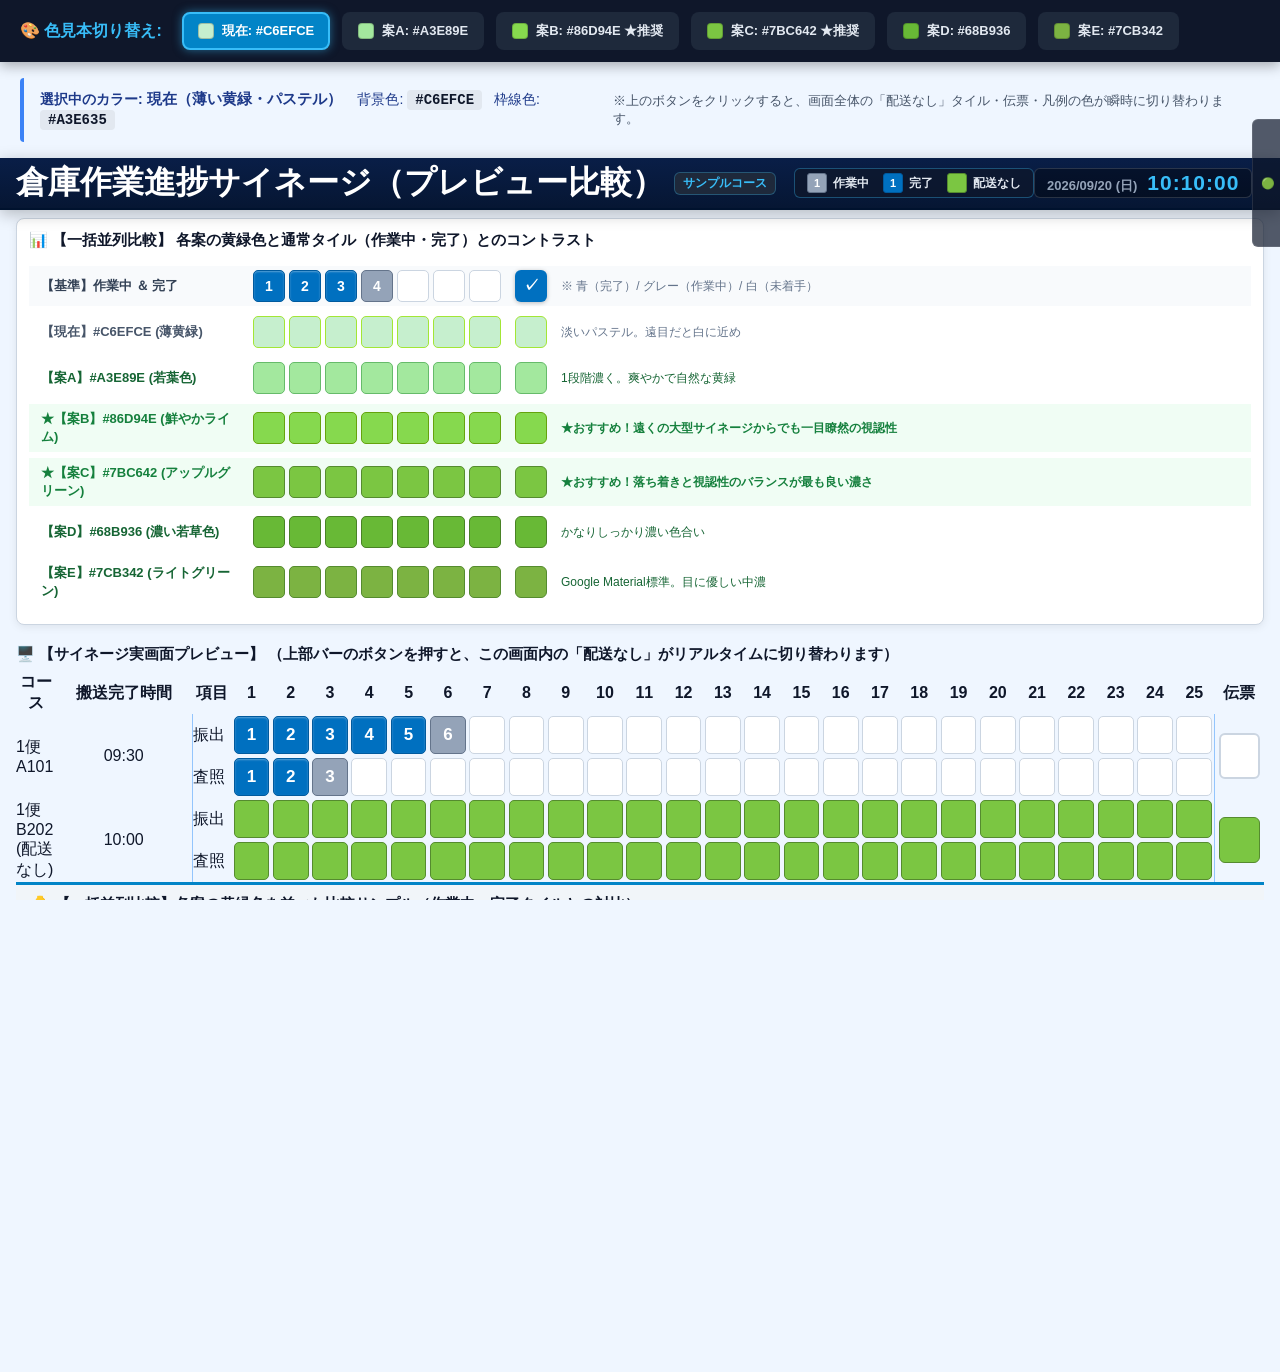
<file: preview_colors.html>
<!DOCTYPE html>
<html lang="ja">
<head>
  <meta charset="UTF-8">
  <meta name="viewport" content="width=device-width, initial-scale=1.0">
  <title>配送なし（緑色）色見本プレビュー比較</title>
  <link rel="stylesheet" href="style.css">
  <style>
    /* プレビュー画面専用コントロールバー */
    .color-switcher-bar {
      position: sticky;
      top: 0;
      z-index: 9999;
      background: #0f172a;
      color: #f8fafc;
      padding: 12px 20px;
      box-shadow: 0 4px 12px rgba(0,0,0,0.3);
      display: flex;
      flex-wrap: wrap;
      align-items: center;
      gap: 12px;
    }
    .color-switcher-title {
      font-size: 16px;
      font-weight: bold;
      color: #38bdf8;
      margin-right: 8px;
    }
    .color-btn {
      display: inline-flex;
      align-items: center;
      gap: 8px;
      padding: 8px 14px;
      border-radius: 8px;
      border: 2px solid transparent;
      background: #1e293b;
      color: #e2e8f0;
      font-size: 13px;
      font-weight: 600;
      cursor: pointer;
      transition: all 0.15s ease;
    }
    .color-btn:hover {
      background: #334155;
      transform: translateY(-1px);
    }
    .color-btn.active {
      border-color: #38bdf8;
      background: #0284c7;
      color: #ffffff;
      box-shadow: 0 0 10px rgba(56,189,248,0.5);
    }
    .color-dot {
      width: 16px;
      height: 16px;
      border-radius: 4px;
      display: inline-block;
      border: 1px solid rgba(0,0,0,0.2);
    }
    .view-mode-btn {
      margin-left: auto;
      padding: 8px 16px;
      background: #3b82f6;
      color: white;
      border: none;
      border-radius: 6px;
      font-size: 13px;
      font-weight: bold;
      cursor: pointer;
    }
    .info-card {
      margin: 16px 20px;
      padding: 12px 16px;
      background: #eff6ff;
      border-left: 4px solid #3b82f6;
      border-radius: 4px;
      color: #1e3a8a;
      font-size: 14px;
      display: flex;
      align-items: center;
      justify-content: space-between;
    }
    .color-desc {
      font-size: 13px;
      color: #475569;
    }
    .color-code-badge {
      display: inline-block;
      padding: 2px 8px;
      border-radius: 4px;
      font-family: monospace;
      font-weight: bold;
      background: #e2e8f0;
      color: #0f172a;
    }
  </style>
</head>
<body>

  <!-- カラー切り替えバー -->
  <div class="color-switcher-bar">
    <span class="color-switcher-title">🎨 色見本切り替え:</span>
    <button class="color-btn active" onclick="applyColor('current', '#C6EFCE', '#A3E635', '現在（薄い黄緑・パステル）')">
      <span class="color-dot" style="background: #C6EFCE;"></span>
      現在: #C6EFCE
    </button>
    <button class="color-btn" onclick="applyColor('planA', '#A3E89E', '#66BB6A', '案A: 若葉色（1段階濃く・自然）')">
      <span class="color-dot" style="background: #A3E89E;"></span>
      案A: #A3E89E
    </button>
    <button class="color-btn" onclick="applyColor('planB', '#86D94E', '#65A30D', '案B: 鮮やかライム（推奨・遠くから高視認性）')">
      <span class="color-dot" style="background: #86D94E;"></span>
      案B: #86D94E ★推奨
    </button>
    <button class="color-btn" onclick="applyColor('planC', '#7BC642', '#558B2F', '案C: アップルグリーン（推奨・適度な濃さ）')">
      <span class="color-dot" style="background: #7BC642;"></span>
      案C: #7BC642 ★推奨
    </button>
    <button class="color-btn" onclick="applyColor('planD', '#68B936', '#498226', '案D: 濃い若草色（しっかり濃いめ）')">
      <span class="color-dot" style="background: #68B936;"></span>
      案D: #68B936
    </button>
    <button class="color-btn" onclick="applyColor('planE', '#7CB342', '#558B2F', '案E: マテリアルライトグリーン（落ち着いた中濃）')">
      <span class="color-dot" style="background: #7CB342;"></span>
      案E: #7CB342
    </button>
  </div>

  <!-- 現在選択中の説明 -->
  <div class="info-card">
    <div>
      <strong>選択中のカラー: </strong>
      <span id="current-color-name" style="font-weight: bold; font-size: 15px;">現在（薄い黄緑・パステル）</span>
      <span style="margin-left: 12px;">背景色: <span class="color-code-badge" id="badge-bg">#C6EFCE</span></span>
      <span style="margin-left: 8px;">枠線色: <span class="color-code-badge" id="badge-border">#A3E635</span></span>
    </div>
    <div class="color-desc" id="current-color-desc">
      ※上のボタンをクリックすると、画面全体の「配送なし」タイル・伝票・凡例の色が瞬時に切り替わります。
    </div>
  </div>

  <!-- サイネージ画面のヘッダー -->
  <header class="signage-header" style="margin-bottom: 8px;">
    <div class="header-left">
      <div class="header-title-container">
        <h1 class="header-title">倉庫作業進捗サイネージ（プレビュー比較）</h1>
      </div>
      <span class="course-count-badge">サンプルコース</span>
      <div class="legend-container">
        <div class="legend-item">
          <div class="legend-tile legend-tile-grey">1</div>
          <span>作業中</span>
        </div>
        <div class="legend-item">
          <div class="legend-tile legend-tile-blue">1</div>
          <span>完了</span>
        </div>
        <div class="legend-item">
          <div class="legend-tile legend-tile-green" id="preview-legend-green"></div>
          <span>配送なし</span>
        </div>
      </div>
    </div>
    <div class="header-center">
      <div class="clock-display">
        <span class="clock-date">2026/09/20 (日)</span>
        <span class="clock-time">10:10:00</span>
      </div>
    </div>
    <div class="header-right">
      <div class="status-pill">
        <span class="status-icon">🟢</span>
        <span class="status-text">プレビューモード</span>
      </div>
    </div>
  </header>

  <!-- テーブルプレビュー表示 -->
  <main class="table-wrapper" style="overflow: visible; padding: 0 16px 40px 16px;">
    
    <!-- 一括比較カードテーブル -->
    <div style="background: white; border-radius: 8px; padding: 12px; margin-bottom: 20px; box-shadow: 0 2px 8px rgba(0,0,0,0.08); border: 1px solid #cbd5e1;">
      <div style="font-weight: bold; color: #0f172a; font-size: 15px; margin-bottom: 10px; display: flex; align-items: center; gap: 8px;">
        <span>📊 <strong>【一括並列比較】</strong> 各案の黄緑色と通常タイル（作業中・完了）とのコントラスト</span>
      </div>
      <table style="width: 100%; border-collapse: separate; border-spacing: 0 6px;">
        <!-- 通常の作業中・完了比較行 -->
        <tr style="background: #f8fafc;">
          <td style="width: 220px; padding: 6px 12px; font-weight: bold; font-size: 13px; color: #334155;">【基準】作業中 ＆ 完了</td>
          <td style="padding: 4px;">
            <div style="display: flex; gap: 4px; align-items: center;">
              <div class="progress-tile tile-blue-done" style="width: 32px; height: 32px; font-size: 14px;">1</div>
              <div class="progress-tile tile-blue-done" style="width: 32px; height: 32px; font-size: 14px;">2</div>
              <div class="progress-tile tile-blue-done" style="width: 32px; height: 32px; font-size: 14px;">3</div>
              <div class="progress-tile tile-grey-active" style="width: 32px; height: 32px; font-size: 14px;">4</div>
              <div class="progress-tile tile-unstarted" style="width: 32px; height: 32px;"></div>
              <div class="progress-tile tile-unstarted" style="width: 32px; height: 32px;"></div>
              <div class="progress-tile tile-unstarted" style="width: 32px; height: 32px;"></div>
              <div class="slip-checkbox slip-done-blue" style="width: 32px; height: 32px; font-size: 16px; margin-left: 10px;">✓</div>
              <span style="font-size: 12px; color: #64748b; margin-left: 10px;">※ 青（完了）/ グレー（作業中）/ 白（未着手）</span>
            </div>
          </td>
        </tr>
        <!-- 現在 -->
        <tr style="background: #ffffff; border: 1px solid #e2e8f0;">
          <td style="width: 220px; padding: 6px 12px; font-weight: bold; font-size: 13px; color: #475569;">
            【現在】#C6EFCE (薄黄緑)
          </td>
          <td style="padding: 4px;">
            <div style="display: flex; gap: 4px; align-items: center;">
              <div class="progress-tile" style="width: 32px; height: 32px; background: #C6EFCE; border: 1px solid #A3E635;"></div>
              <div class="progress-tile" style="width: 32px; height: 32px; background: #C6EFCE; border: 1px solid #A3E635;"></div>
              <div class="progress-tile" style="width: 32px; height: 32px; background: #C6EFCE; border: 1px solid #A3E635;"></div>
              <div class="progress-tile" style="width: 32px; height: 32px; background: #C6EFCE; border: 1px solid #A3E635;"></div>
              <div class="progress-tile" style="width: 32px; height: 32px; background: #C6EFCE; border: 1px solid #A3E635;"></div>
              <div class="progress-tile" style="width: 32px; height: 32px; background: #C6EFCE; border: 1px solid #A3E635;"></div>
              <div class="progress-tile" style="width: 32px; height: 32px; background: #C6EFCE; border: 1px solid #A3E635;"></div>
              <div class="slip-checkbox" style="width: 32px; height: 32px; background: #C6EFCE; border: 1.5px solid #A3E635; margin-left: 10px;"></div>
              <span style="font-size: 12px; color: #64748b; margin-left: 10px;">淡いパステル。遠目だと白に近め</span>
            </div>
          </td>
        </tr>
        <!-- 案A -->
        <tr style="background: #ffffff;">
          <td style="width: 220px; padding: 6px 12px; font-weight: bold; font-size: 13px; color: #166534;">
            【案A】#A3E89E (若葉色)
          </td>
          <td style="padding: 4px;">
            <div style="display: flex; gap: 4px; align-items: center;">
              <div class="progress-tile" style="width: 32px; height: 32px; background: #A3E89E; border: 1px solid #66BB6A;"></div>
              <div class="progress-tile" style="width: 32px; height: 32px; background: #A3E89E; border: 1px solid #66BB6A;"></div>
              <div class="progress-tile" style="width: 32px; height: 32px; background: #A3E89E; border: 1px solid #66BB6A;"></div>
              <div class="progress-tile" style="width: 32px; height: 32px; background: #A3E89E; border: 1px solid #66BB6A;"></div>
              <div class="progress-tile" style="width: 32px; height: 32px; background: #A3E89E; border: 1px solid #66BB6A;"></div>
              <div class="progress-tile" style="width: 32px; height: 32px; background: #A3E89E; border: 1px solid #66BB6A;"></div>
              <div class="progress-tile" style="width: 32px; height: 32px; background: #A3E89E; border: 1px solid #66BB6A;"></div>
              <div class="slip-checkbox" style="width: 32px; height: 32px; background: #A3E89E; border: 1.5px solid #66BB6A; margin-left: 10px;"></div>
              <span style="font-size: 12px; color: #166534; margin-left: 10px;">1段階濃く。爽やかで自然な黄緑</span>
            </div>
          </td>
        </tr>
        <!-- 案B (推奨) -->
        <tr style="background: #f0fdf4; border-left: 4px solid #86D94E;">
          <td style="width: 220px; padding: 6px 12px; font-weight: bold; font-size: 13px; color: #15803d;">
            ★【案B】#86D94E (鮮やかライム)
          </td>
          <td style="padding: 4px;">
            <div style="display: flex; gap: 4px; align-items: center;">
              <div class="progress-tile" style="width: 32px; height: 32px; background: #86D94E; border: 1px solid #65A30D;"></div>
              <div class="progress-tile" style="width: 32px; height: 32px; background: #86D94E; border: 1px solid #65A30D;"></div>
              <div class="progress-tile" style="width: 32px; height: 32px; background: #86D94E; border: 1px solid #65A30D;"></div>
              <div class="progress-tile" style="width: 32px; height: 32px; background: #86D94E; border: 1px solid #65A30D;"></div>
              <div class="progress-tile" style="width: 32px; height: 32px; background: #86D94E; border: 1px solid #65A30D;"></div>
              <div class="progress-tile" style="width: 32px; height: 32px; background: #86D94E; border: 1px solid #65A30D;"></div>
              <div class="progress-tile" style="width: 32px; height: 32px; background: #86D94E; border: 1px solid #65A30D;"></div>
              <div class="slip-checkbox" style="width: 32px; height: 32px; background: #86D94E; border: 1.5px solid #65A30D; margin-left: 10px;"></div>
              <span style="font-size: 12px; font-weight: bold; color: #15803d; margin-left: 10px;">★おすすめ！遠くの大型サイネージからでも一目瞭然の視認性</span>
            </div>
          </td>
        </tr>
        <!-- 案C (推奨) -->
        <tr style="background: #f0fdf4; border-left: 4px solid #7BC642;">
          <td style="width: 220px; padding: 6px 12px; font-weight: bold; font-size: 13px; color: #15803d;">
            ★【案C】#7BC642 (アップルグリーン)
          </td>
          <td style="padding: 4px;">
            <div style="display: flex; gap: 4px; align-items: center;">
              <div class="progress-tile" style="width: 32px; height: 32px; background: #7BC642; border: 1px solid #558B2F;"></div>
              <div class="progress-tile" style="width: 32px; height: 32px; background: #7BC642; border: 1px solid #558B2F;"></div>
              <div class="progress-tile" style="width: 32px; height: 32px; background: #7BC642; border: 1px solid #558B2F;"></div>
              <div class="progress-tile" style="width: 32px; height: 32px; background: #7BC642; border: 1px solid #558B2F;"></div>
              <div class="progress-tile" style="width: 32px; height: 32px; background: #7BC642; border: 1px solid #558B2F;"></div>
              <div class="progress-tile" style="width: 32px; height: 32px; background: #7BC642; border: 1px solid #558B2F;"></div>
              <div class="progress-tile" style="width: 32px; height: 32px; background: #7BC642; border: 1px solid #558B2F;"></div>
              <div class="slip-checkbox" style="width: 32px; height: 32px; background: #7BC642; border: 1.5px solid #558B2F; margin-left: 10px;"></div>
              <span style="font-size: 12px; font-weight: bold; color: #15803d; margin-left: 10px;">★おすすめ！落ち着きと視認性のバランスが最も良い濃さ</span>
            </div>
          </td>
        </tr>
        <!-- 案D -->
        <tr style="background: #ffffff;">
          <td style="width: 220px; padding: 6px 12px; font-weight: bold; font-size: 13px; color: #166534;">
            【案D】#68B936 (濃い若草色)
          </td>
          <td style="padding: 4px;">
            <div style="display: flex; gap: 4px; align-items: center;">
              <div class="progress-tile" style="width: 32px; height: 32px; background: #68B936; border: 1px solid #498226;"></div>
              <div class="progress-tile" style="width: 32px; height: 32px; background: #68B936; border: 1px solid #498226;"></div>
              <div class="progress-tile" style="width: 32px; height: 32px; background: #68B936; border: 1px solid #498226;"></div>
              <div class="progress-tile" style="width: 32px; height: 32px; background: #68B936; border: 1px solid #498226;"></div>
              <div class="progress-tile" style="width: 32px; height: 32px; background: #68B936; border: 1px solid #498226;"></div>
              <div class="progress-tile" style="width: 32px; height: 32px; background: #68B936; border: 1px solid #498226;"></div>
              <div class="progress-tile" style="width: 32px; height: 32px; background: #68B936; border: 1px solid #498226;"></div>
              <div class="slip-checkbox" style="width: 32px; height: 32px; background: #68B936; border: 1.5px solid #498226; margin-left: 10px;"></div>
              <span style="font-size: 12px; color: #166534; margin-left: 10px;">かなりしっかり濃い色合い</span>
            </div>
          </td>
        </tr>
        <!-- 案E -->
        <tr style="background: #ffffff;">
          <td style="width: 220px; padding: 6px 12px; font-weight: bold; font-size: 13px; color: #166534;">
            【案E】#7CB342 (ライトグリーン)
          </td>
          <td style="padding: 4px;">
            <div style="display: flex; gap: 4px; align-items: center;">
              <div class="progress-tile" style="width: 32px; height: 32px; background: #7CB342; border: 1px solid #558B2F;"></div>
              <div class="progress-tile" style="width: 32px; height: 32px; background: #7CB342; border: 1px solid #558B2F;"></div>
              <div class="progress-tile" style="width: 32px; height: 32px; background: #7CB342; border: 1px solid #558B2F;"></div>
              <div class="progress-tile" style="width: 32px; height: 32px; background: #7CB342; border: 1px solid #558B2F;"></div>
              <div class="progress-tile" style="width: 32px; height: 32px; background: #7CB342; border: 1px solid #558B2F;"></div>
              <div class="progress-tile" style="width: 32px; height: 32px; background: #7CB342; border: 1px solid #558B2F;"></div>
              <div class="progress-tile" style="width: 32px; height: 32px; background: #7CB342; border: 1px solid #558B2F;"></div>
              <div class="slip-checkbox" style="width: 32px; height: 32px; background: #7CB342; border: 1.5px solid #558B2F; margin-left: 10px;"></div>
              <span style="font-size: 12px; color: #166534; margin-left: 10px;">Google Material標準。目に優しい中濃</span>
            </div>
          </td>
        </tr>
      </table>
    </div>

    <div style="font-weight: bold; color: #0f172a; font-size: 15px; margin-bottom: 8px;">
      🖥️ <strong>【サイネージ実画面プレビュー】</strong> （上部バーのボタンを押すと、この画面内の「配送なし」がリアルタイムに切り替わります）
    </div>
    <table class="signage-table">
      <thead>
        <tr>
          <th class="col-course">コース</th>
          <th class="col-time">搬送完了時間</th>
          <th class="col-item">項目</th>
          <!-- 1〜25タクトヘッダー -->
          <th class="col-tact">1</th>
          <th class="col-tact">2</th>
          <th class="col-tact">3</th>
          <th class="col-tact">4</th>
          <th class="col-tact">5</th>
          <th class="col-tact">6</th>
          <th class="col-tact">7</th>
          <th class="col-tact">8</th>
          <th class="col-tact">9</th>
          <th class="col-tact">10</th>
          <th class="col-tact">11</th>
          <th class="col-tact">12</th>
          <th class="col-tact">13</th>
          <th class="col-tact">14</th>
          <th class="col-tact">15</th>
          <th class="col-tact">16</th>
          <th class="col-tact">17</th>
          <th class="col-tact">18</th>
          <th class="col-tact">19</th>
          <th class="col-tact">20</th>
          <th class="col-tact">21</th>
          <th class="col-tact">22</th>
          <th class="col-tact">23</th>
          <th class="col-tact">24</th>
          <th class="col-tact">25</th>
          <th class="col-slip">伝票</th>
        </tr>
      </thead>
      <tbody>

        <!-- コース1: 通常稼働コース（作業中・完了が混在） -->
        <tr class="row-group-start">
          <td rowspan="2" class="cell-course">
            <div class="course-cell-container">
              <span class="course-name-badge">1便 A101</span>
            </div>
          </td>
          <td rowspan="2" class="cell-time">
            <div class="time-cell-container">
              <span class="time-main">09:30</span>
            </div>
          </td>
          <td class="cell-item item-furidashi">振出</td>
          <!-- 1〜5完了(青), 6作業中(グレー), 7〜25未着手(白) -->
          <td><div class="cell-tile-container"><div class="progress-tile tile-blue-done">1</div></div></td>
          <td><div class="cell-tile-container"><div class="progress-tile tile-blue-done">2</div></div></td>
          <td><div class="cell-tile-container"><div class="progress-tile tile-blue-done">3</div></div></td>
          <td><div class="cell-tile-container"><div class="progress-tile tile-blue-done">4</div></div></td>
          <td><div class="cell-tile-container"><div class="progress-tile tile-blue-done">5</div></div></td>
          <td><div class="cell-tile-container"><div class="progress-tile tile-grey-active">6</div></div></td>
          <!-- 7〜25 未着手 -->
          <script>
            for(let i=7; i<=25; i++) {
              document.write('<td><div class="cell-tile-container"><div class="progress-tile tile-unstarted"></div></div></td>');
            }
          </script>
          <td rowspan="2" class="cell-slip">
            <div class="slip-cell-container">
              <div class="slip-checkbox slip-pending-empty"></div>
            </div>
          </td>
        </tr>
        <tr>
          <td class="cell-item item-sagyo">査照</td>
          <td><div class="cell-tile-container"><div class="progress-tile tile-blue-done">1</div></div></td>
          <td><div class="cell-tile-container"><div class="progress-tile tile-blue-done">2</div></div></td>
          <td><div class="cell-tile-container"><div class="progress-tile tile-grey-active">3</div></div></td>
          <script>
            for(let i=4; i<=25; i++) {
              document.write('<td><div class="cell-tile-container"><div class="progress-tile tile-unstarted"></div></div></td>');
            }
          </script>
        </tr>

        <!-- コース2: ★【配送なし（欠便）コース】（全タクト・伝票が緑色） -->
        <tr class="row-group-start">
          <td rowspan="2" class="cell-course">
            <div class="course-cell-container">
              <span class="course-name-badge">1便 B202 (配送なし)</span>
            </div>
          </td>
          <td rowspan="2" class="cell-time">
            <div class="time-cell-container">
              <span class="time-main">10:00</span>
            </div>
          </td>
          <td class="cell-item item-furidashi">振出</td>
          <!-- 1〜25 すべて配送なし緑色 -->
          <script>
            for(let i=1; i<=25; i++) {
              document.write('<td><div class="cell-tile-container"><div class="progress-tile tile-green-nodelivery preview-target-tile"></div></div></td>');
            }
          </script>
          <td rowspan="2" class="cell-slip">
            <div class="slip-cell-container">
              <div class="slip-checkbox slip-nodelivery-green preview-target-slip"></div>
            </div>
          </td>
        </tr>
        <tr>
          <td class="cell-item item-sagyo">査照</td>
          <script>
            for(let i=1; i<=25; i++) {
              document.write('<td><div class="cell-tile-container"><div class="progress-tile tile-green-nodelivery preview-target-tile"></div></div></td>');
            }
          </script>
        </tr>

        <!-- 各案の一覧並列比較行 -->
        <tr style="background: #f1f5f9; border-top: 3px solid #0284c7;">
          <td colspan="29" style="padding: 10px 16px; font-weight: bold; color: #0f172a; font-size: 15px;">
            👇 【一括並列比較】各案の黄緑色を並べた比較サンプル（作業中・完了タイルとの対比）
          </td>
        </tr>

        <!-- 現在色 -->
        <tr>
          <td colspan="3" style="padding: 8px 12px; font-weight: bold; font-size: 13px; color: #334155; background: #fff;">
            【現在】#C6EFCE (薄い黄緑)
          </td>
          <script>
            for(let i=1; i<=25; i++) {
              document.write('<td><div class="cell-tile-container"><div class="progress-tile" style="background-color: #C6EFCE; border: 1px solid #A3E635;"></div></div></td>');
            }
          </script>
          <td class="cell-slip">
            <div class="slip-cell-container">
              <div class="slip-checkbox" style="background-color: #C6EFCE; border: 1.5px solid #A3E635;"></div>
            </div>
          </td>
        </tr>

        <!-- 案A -->
        <tr>
          <td colspan="3" style="padding: 8px 12px; font-weight: bold; font-size: 13px; color: #334155; background: #fff;">
            【案A】#A3E89E (若葉色・1段階増)
          </td>
          <script>
            for(let i=1; i<=25; i++) {
              document.write('<td><div class="cell-tile-container"><div class="progress-tile" style="background-color: #A3E89E; border: 1px solid #66BB6A;"></div></div></td>');
            }
          </script>
          <td class="cell-slip">
            <div class="slip-cell-container">
              <div class="slip-checkbox" style="background-color: #A3E89E; border: 1.5px solid #66BB6A;"></div>
            </div>
          </td>
        </tr>

        <!-- 案B (推奨) -->
        <tr style="background: #f0fdf4;">
          <td colspan="3" style="padding: 8px 12px; font-weight: bold; font-size: 13px; color: #166534;">
            ★【案B】#86D94E (鮮やかライム・推奨)
          </td>
          <script>
            for(let i=1; i<=25; i++) {
              document.write('<td><div class="cell-tile-container"><div class="progress-tile" style="background-color: #86D94E; border: 1px solid #65A30D;"></div></div></td>');
            }
          </script>
          <td class="cell-slip">
            <div class="slip-cell-container">
              <div class="slip-checkbox" style="background-color: #86D94E; border: 1.5px solid #65A30D;"></div>
            </div>
          </td>
        </tr>

        <!-- 案C (推奨) -->
        <tr style="background: #f0fdf4;">
          <td colspan="3" style="padding: 8px 12px; font-weight: bold; font-size: 13px; color: #166534;">
            ★【案C】#7BC642 (アップルグリーン・推奨)
          </td>
          <script>
            for(let i=1; i<=25; i++) {
              document.write('<td><div class="cell-tile-container"><div class="progress-tile" style="background-color: #7BC642; border: 1px solid #558B2F;"></div></div></td>');
            }
          </script>
          <td class="cell-slip">
            <div class="slip-cell-container">
              <div class="slip-checkbox" style="background-color: #7BC642; border: 1.5px solid #558B2F;"></div>
            </div>
          </td>
        </tr>

        <!-- 案D -->
        <tr>
          <td colspan="3" style="padding: 8px 12px; font-weight: bold; font-size: 13px; color: #334155; background: #fff;">
            【案D】#68B936 (濃い若草色・しっかり濃いめ)
          </td>
          <script>
            for(let i=1; i<=25; i++) {
              document.write('<td><div class="cell-tile-container"><div class="progress-tile" style="background-color: #68B936; border: 1px solid #498226;"></div></div></td>');
            }
          </script>
          <td class="cell-slip">
            <div class="slip-cell-container">
              <div class="slip-checkbox" style="background-color: #68B936; border: 1.5px solid #498226;"></div>
            </div>
          </td>
        </tr>

        <!-- 案E -->
        <tr>
          <td colspan="3" style="padding: 8px 12px; font-weight: bold; font-size: 13px; color: #334155; background: #fff;">
            【案E】#7CB342 (マテリアルライトグリーン)
          </td>
          <script>
            for(let i=1; i<=25; i++) {
              document.write('<td><div class="cell-tile-container"><div class="progress-tile" style="background-color: #7CB342; border: 1px solid #558B2F;"></div></div></td>');
            }
          </script>
          <td class="cell-slip">
            <div class="slip-cell-container">
              <div class="slip-checkbox" style="background-color: #7CB342; border: 1.5px solid #558B2F;"></div>
            </div>
          </td>
        </tr>

        <!-- コース3: 完了済みコース（行全体がグレー背景＋全青タイル） -->
        <tr class="row-group-start group-completed-cell">
          <td rowspan="2" class="cell-course group-completed-cell">
            <div class="course-cell-container">
              <span class="course-name-badge group-completed-badge">1便 C303</span>
            </div>
          </td>
          <td rowspan="2" class="cell-time group-completed-cell">
            <div class="time-cell-container">
              <span class="time-main">08:45</span>
            </div>
          </td>
          <td class="cell-item item-furidashi group-completed-cell">振出</td>
          <!-- 1〜25 完了青 -->
          <script>
            for(let i=1; i<=25; i++) {
              document.write('<td><div class="cell-tile-container"><div class="progress-tile tile-blue-done">' + i + '</div></div></td>');
            }
          </script>
          <td rowspan="2" class="cell-slip group-completed-cell">
            <div class="slip-cell-container">
              <div class="slip-checkbox slip-done-blue">✓</div>
            </div>
          </td>
        </tr>
        <tr class="group-completed-cell">
          <td class="cell-item item-sagyo group-completed-cell">査照</td>
          <script>
            for(let i=1; i<=25; i++) {
              document.write('<td><div class="cell-tile-container"><div class="progress-tile tile-blue-done">' + i + '</div></div></td>');
            }
          </script>
        </tr>

      </tbody>
    </table>
  </main>

  <script>
    function applyColor(planId, bgColor, borderColor, desc) {
      // CSS変数を更新
      document.documentElement.style.setProperty('--tile-nodelivery-bg', bgColor);
      
      // 枠線色の更新
      const tiles = document.querySelectorAll('.progress-tile.tile-green-nodelivery, .legend-tile-green');
      tiles.forEach(el => {
        el.style.borderColor = borderColor;
      });
      const slips = document.querySelectorAll('.slip-checkbox.slip-nodelivery-green');
      slips.forEach(el => {
        el.style.borderColor = borderColor;
      });

      // 表示バッジの更新
      document.getElementById('current-color-name').innerText = desc;
      document.getElementById('badge-bg').innerText = bgColor;
      document.getElementById('badge-border').innerText = borderColor;

      // ボタンのアクティブ状態更新
      document.querySelectorAll('.color-btn').forEach(btn => btn.classList.remove('active'));
      event.currentTarget.classList.add('active');
    }
  </script>
</body>
</html>
</file>
<file: style.css>
/* =========================================================
   倉庫作業進捗サイネージ - スタイルシート (style.css)
   【コース名・号車名 フォント最大化 ＆ 上下左右中央配置 ＆ 完了時グレー連動】
   ========================================================= */

:root {
  --header-bg: #0A2458;
  --header-text: #FFFFFF;
  
  --bg-viewport: #EFF6FF;
  --bg-card: #FFFFFF;
  --bg-card-alt: #F8FAFC;
  
  --border-table: #93C5FD;
  --border-cell: #DBEAFE;
  
  /* コース名の濃紺立体バッジ */
  --badge-navy: #0A2558;
  --badge-text: #FFFFFF;
  
  --time-text: #0A2558;
  
  /* 1〜25 進捗タイルカラー (ご指定仕様) */
  --tile-done-bg: #0070C0;        /* 完了済み: 鮮やかなブルー */
  --tile-active-bg: #94A3B8;      /* 進行中: グレー */
  --tile-nodelivery-bg: #7BC642;  /* 配送なし: アップルグリーン */
  --tile-pending-border: #CBD5E1;  /* 未着手: 白枠線 */
  
  --slip-done-bg: #0070C0;        /* 伝票完了: 完了済みと同じブルー */
  
  /* 完了コース (F列=1) グレー背景色 (案A) */
  --completed-row-bg: #E2E8F0;
  
  --font-scale: 1.0;
  --group-gap: 13px;              /* 号車グループ間の余白（1画面に約6コース綺麗に収まる最適値） */
}

* {
  margin: 0;
  padding: 0;
  box-sizing: border-box;
}

html, body {
  width: 100vw;
  height: 100vh;
  overflow: hidden;
  background-color: var(--bg-viewport);
  color: #0F172A;
  font-family: 'Inter', 'Noto Sans JP', -apple-system, BlinkMacSystemFont, "Segoe UI", Roboto, sans-serif;
  user-select: none;
  -webkit-font-smoothing: antialiased;
}

/* =========================================================
   Top Bar (上部ヘッダー)
   ========================================================= */
.signage-header {
  height: 52px;
  background: linear-gradient(180deg, #091E47 0%, #061633 100%);
  border-bottom: 2px solid #00122E;
  display: flex;
  align-items: center;
  justify-content: space-between;
  padding: 0 16px;
  position: relative;
  z-index: 50;
  color: #FFFFFF;
  box-shadow: 0 4px 15px rgba(0, 0, 0, 0.25);
}

.header-left {
  display: flex;
  align-items: center;
  gap: 10px;
  flex-shrink: 0;
}

.system-badge {
  display: flex;
  align-items: center;
  gap: 6px;
  background: rgba(56, 189, 248, 0.15);
  border: 1px solid rgba(56, 189, 248, 0.4);
  border-radius: 9999px;
  padding: 3px 10px;
}

.live-dot {
  width: 8px;
  height: 8px;
  background-color: #10B981;
  border-radius: 50%;
  box-shadow: 0 0 8px #10B981;
  animation: pulse-green 2s infinite ease-in-out;
}

@keyframes pulse-green {
  0%, 100% { opacity: 1; transform: scale(1); }
  50% { opacity: 0.4; transform: scale(0.85); }
}

.badge-text {
  font-size: 11px;
  font-weight: 700;
  color: #38BDF8;
}

/* 曜日切替タブボタングループ */
.day-tabs-group {
  display: flex;
  align-items: center;
  gap: 3px;
  background: rgba(15, 23, 42, 0.75);
  padding: 3px 4px;
  border-radius: 8px;
  border: 1px solid rgba(255, 255, 255, 0.15);
}

.day-tab {
  background: transparent;
  border: 1px solid transparent;
  color: #94A3B8;
  font-size: 13px;
  font-weight: 800;
  padding: 3px 10px;
  border-radius: 6px;
  cursor: pointer;
  transition: all 0.2s ease;
  white-space: nowrap;
  letter-spacing: 0.5px;
}

.day-tab:hover {
  background: rgba(255, 255, 255, 0.1);
  color: #FFFFFF;
}

.day-tab.active {
  background: linear-gradient(135deg, #0284C7 0%, #0369A1 100%);
  color: #FFFFFF;
  border-color: #38BDF8;
  box-shadow: 0 0 12px rgba(56, 189, 248, 0.45);
  font-weight: 900;
}

.course-count-badge {
  background: #1E293B;
  color: #38BDF8;
  font-size: 12px;
  font-weight: 700;
  padding: 2px 8px;
  border-radius: 6px;
  border: 1px solid rgba(56, 189, 248, 0.3);
}

.header-center {
  display: flex;
  align-items: center;
  justify-content: center;
  flex-shrink: 0;
}

.clock-display {
  display: flex;
  align-items: baseline;
  gap: 10px;
  background: rgba(0, 0, 0, 0.35);
  border: 1px solid rgba(255, 255, 255, 0.15);
  padding: 2px 12px;
  border-radius: 6px;
}

.clock-date {
  font-size: 13px;
  font-weight: 600;
  color: #94A3B8;
}

.clock-time {
  font-size: 21px;
  font-weight: 900;
  color: #38BDF8;
  letter-spacing: 1px;
  font-variant-numeric: tabular-nums;
}

.header-right {
  display: flex;
  align-items: center;
  gap: 8px;
}

.status-pill {
  display: flex;
  align-items: center;
  gap: 6px;
  background: rgba(15, 23, 42, 0.7);
  border: 1px solid rgba(255, 255, 255, 0.1);
  border-radius: 6px;
  padding: 3px 8px;
  font-size: 11px;
  color: #CBD5E1;
}

.controls-group {
  display: flex;
  align-items: center;
  gap: 5px;
}

.btn-ctrl {
  background: #1E293B;
  border: 1px solid rgba(255, 255, 255, 0.15);
  color: #F8FAFC;
  padding: 4px 9px;
  border-radius: 5px;
  font-size: 11px;
  font-weight: 700;
  cursor: pointer;
  display: flex;
  align-items: center;
  gap: 4px;
}

.btn-ctrl:hover {
  background: #334155;
  color: #FFFFFF;
}

.btn-fullscreen {
  background: #1D4ED8;
  border-color: #3B82F6;
}

/* =========================================================
   Fixed Column Header Table (ダークネイビー固定ヘッダー)
   ========================================================= */
.table-fixed-header-wrapper {
  width: 100%;
  background: var(--header-bg);
  border-bottom: 2px solid #00173D;
  position: relative;
  z-index: 40;
  box-shadow: 0 4px 12px rgba(0, 0, 0, 0.15);
  padding: 0 12px;
}

.signage-table {
  width: 100%;
  border-collapse: collapse;
  table-layout: fixed;
}

/* 列幅設定（搬送完了時間を11%に拡大し、1〜25進捗タイルをスリム化） */
.col-vehicle    { width: 10%; }
.col-course-sub { width: 10%; }
.col-time       { width: 11%; }   /* ★ 7.5% → 11% に大幅拡大（余裕のある見やすい幅に） */
.col-line       { width: 3.5%; }
.col-num        { width: 2.46%; } /* ★ 2.58% → 2.46% にスリム化（25列×2.46%=61.5%） */
.col-slip       { width: 4%; }

.header-table th {
  background: var(--header-bg);
  color: #FFFFFF;
  font-size: clamp(13px, calc(15.5px * var(--font-scale)), 20px);
  font-weight: 800;
  text-align: center;
  padding: 8px 2px;
  border-right: 1px solid rgba(255, 255, 255, 0.2);
  letter-spacing: 0.5px;
  white-space: nowrap;
}

.header-table th:last-child {
  border-right: none;
}

/* =========================================================
   Scrollable Viewport (スクロール領域)
   ========================================================= */
.scroll-viewport {
  width: 100%;
  height: calc(100vh - 52px - 38px);
  overflow-y: auto;
  position: relative;
  background-color: var(--bg-viewport);
  padding: 8px 12px 0 12px;
  scrollbar-width: thin;
  scrollbar-color: #93C5FD transparent;
  cursor: pointer;
}

.scroll-viewport::-webkit-scrollbar {
  width: 8px;
}

.scroll-viewport::-webkit-scrollbar-track {
  background: transparent;
}

.scroll-viewport::-webkit-scrollbar-thumb {
  background: #93C5FD;
  border-radius: 4px;
}

.scroll-viewport::-webkit-scrollbar-thumb:hover {
  background: #3B82F6;
}

.scroll-content {
  width: 100%;
  position: relative;
  padding-bottom: 20px;
}

/* =========================================================
   Vehicle Group Card (号車ごとの白カード ＆ 青枠線 ＆ 隙間)
   【1画面に約6コースが綺麗に収まる高さ設計: 78px + 72px = 150px】
   ========================================================= */
.vehicle-group-card {
  width: 100%;
  border-collapse: separate;
  border-spacing: 0;
  margin-bottom: var(--group-gap);
  background: var(--bg-card);
  border: 1.5px solid var(--border-table);
  border-radius: 8px;
  overflow: hidden;
  box-shadow: 0 2px 8px rgba(10, 36, 88, 0.08);
}

.vehicle-group-card td {
  padding: 0;
  text-align: center;
  vertical-align: middle;
  border-right: 1px solid var(--border-cell);
  border-bottom: 1px solid var(--border-cell);
  font-size: calc(16px * var(--font-scale));
  font-weight: 700;
  background-color: #FFFFFF;
}

.vehicle-group-card tr:last-child td {
  border-bottom: none;
}

.vehicle-group-card td:last-child {
  border-right: none;
}

.course-separator-row td {
  border-bottom: 1.5px solid var(--border-table) !important;
}

/* 行の縦幅 (78px / 72px -> 計150px: 6コース/画面に完全フィット) */
.course-row-1 {
  height: calc(78px * var(--font-scale));
}

.course-row-2 {
  height: calc(72px * var(--font-scale));
}

.course-row-2 td {
  background-color: #F8FAFC;
}

/* =========================================================
   コース名・号車バッジ（★特大フォント ＆ はみ出し防止自動フィット）
   ========================================================= */
.cell-vehicle-tall {
  padding: 4px 3px !important;
  border-right: 1.5px solid var(--border-table) !important;
  height: 100% !important;
  vertical-align: middle !important;
  overflow: hidden;
}

/* 連結号車バッジ（例: 2号車、12号車、11号車②） ★34px〜58px特大フォント＆自動最適化 */
.badge-vehicle-tall {
  width: 100%;
  height: 100%;
  min-height: calc(136px * var(--font-scale));
  background: var(--badge-navy);
  color: var(--badge-text);
  border-radius: 8px;
  display: flex;
  align-items: center;
  justify-content: center;
  font-size: clamp(32px, calc(46px * var(--font-scale)), 58px);
  font-weight: 900;
  letter-spacing: -0.5px;
  box-shadow: inset 0 1px 2px rgba(255, 255, 255, 0.2), 0 2px 5px rgba(0, 0, 0, 0.25);
  padding: 0 4px;
  overflow: hidden;
  box-sizing: border-box;
}

/* サブコースバッジ（例: AA, AC, AD, 03, HF, HG, HH, HD） ★40px〜66px特大フォント＆自動最適化 */
.cell-course-sub {
  padding: 4px 3px !important;
  border-right: 1.5px solid var(--border-table) !important;
  vertical-align: middle !important;
  overflow: hidden;
}

.badge-course-sub {
  width: 100%;
  height: calc(130px * var(--font-scale));
  background: var(--badge-navy);
  color: var(--badge-text);
  border-radius: 8px;
  display: flex;
  align-items: center;
  justify-content: center;
  font-size: clamp(38px, calc(54px * var(--font-scale)), 66px);
  font-weight: 900;
  letter-spacing: -0.5px;
  box-shadow: inset 0 1px 2px rgba(255, 255, 255, 0.2), 0 2px 5px rgba(0, 0, 0, 0.25);
  padding: 0 4px;
  overflow: hidden;
  box-sizing: border-box;
}

/* 1対1号車バッジ（例: 7号車、13号車、10号車①、4号車①） ★34px〜58px特大フォント＆自動最適化 */
.cell-vehicle-single {
  padding: 4px 3px !important;
  border-right: 1px solid var(--border-cell) !important;
  vertical-align: middle !important;
  overflow: hidden;
}

.badge-vehicle-single {
  width: 100%;
  height: calc(130px * var(--font-scale));
  background: var(--badge-navy);
  color: var(--badge-text);
  border-radius: 8px;
  display: flex;
  align-items: center;
  justify-content: center;
  font-size: clamp(32px, calc(46px * var(--font-scale)), 58px);
  font-weight: 900;
  letter-spacing: -0.5px;
  box-shadow: inset 0 1px 2px rgba(255, 255, 255, 0.2), 0 2px 5px rgba(0, 0, 0, 0.25);
  padding: 0 4px;
  overflow: hidden;
  box-sizing: border-box;
}

/* ワイドコースバッジ（例: A4, C1） ★60px〜76px超特大フォント＆自動最適化 */
.cell-course-full {
  padding: 4px 3px !important;
  border-right: 1.5px solid var(--border-table) !important;
  vertical-align: middle !important;
  overflow: hidden;
}

.badge-course-full {
  width: 100%;
  height: calc(130px * var(--font-scale));
  background: var(--badge-navy);
  color: var(--badge-text);
  border-radius: 8px;
  display: flex;
  align-items: center;
  justify-content: center;
  font-size: clamp(44px, calc(62px * var(--font-scale)), 76px);
  font-weight: 900;
  letter-spacing: -0.5px;
  box-shadow: inset 0 1px 2px rgba(255, 255, 255, 0.2), 0 2px 5px rgba(0, 0, 0, 0.25);
  padding: 0 4px;
  overflow: hidden;
  box-sizing: border-box;
}

/* バッジ内テキストインナー（どんなモニター・文字数でも枠内に自動スケーリング） */
.badge-text-inner {
  display: inline-block;
  white-space: nowrap;
  text-align: center;
  line-height: 1.0;
  max-width: 96%;
  transform-origin: center center;
  transition: transform 0.05s ease;
}

/* =========================================================
   ★ コース完了時（CK列=1 / 集約枠判定連動）のグレー表示スタイル
   ========================================================= */
/* 1. バッジ制御 */
/* 未完了バッジ（濃紺 #0A2558 ＆ 白文字 #FFFFFF を完全維持） */
.badge-vehicle-tall:not(.badge-completed),
.badge-course-sub:not(.badge-completed),
.badge-vehicle-single:not(.badge-completed),
.badge-course-full:not(.badge-completed),
.course-completed-row .badge-vehicle-tall:not(.badge-completed),
.course-completed-row .badge-course-sub:not(.badge-completed) {
  background: var(--badge-navy, #0A2558) !important;
  color: var(--badge-text, #FFFFFF) !important;
}

/* 完了バッジ（全コース完了または単独コース完了でスレートグレー #64748B へ変化） */
.badge-completed,
.group-completed-cell .badge-vehicle-tall,
.group-completed-cell .badge-course-sub,
.group-completed-cell .badge-vehicle-single,
.group-completed-cell .badge-course-full {
  background: #64748B !important; /* スレートグレー */
  color: #F8FAFC !important;
  box-shadow: inset 0 1px 2px rgba(255, 255, 255, 0.15), 0 1px 3px rgba(0, 0, 0, 0.15) !important;
  border: 1px solid #475569 !important;
}

/* 2. 完了コース行の背景（右側セル先行薄グレー変化） */
.course-completed-row td {
  background-color: var(--completed-row-bg, #E2E8F0) !important;
}

/* 3. 集約コース未完了時の左3列（白背景 #FFFFFF を完全維持） */
td.cell-vehicle-tall:not(.group-completed-cell),
td.cell-course-sub:not(.group-completed-cell),
td.cell-time-tall:not(.group-completed-cell),
.course-completed-row td.cell-vehicle-tall:not(.group-completed-cell),
.course-completed-row td.cell-course-sub:not(.group-completed-cell),
.course-completed-row td.cell-time-tall:not(.group-completed-cell) {
  background-color: #FFFFFF !important;
}

/* 4. 集約全完了または単独完了時の左3列グレー化 */
.group-completed-cell,
td.cell-vehicle-tall.group-completed-cell,
td.cell-course-sub.group-completed-cell,
td.cell-time-tall.group-completed-cell,
td.cell-vehicle-single.group-completed-cell,
td.cell-course-full.group-completed-cell,
td.cell-time.group-completed-cell {
  background-color: var(--completed-row-bg, #E2E8F0) !important;
}

/* 5. 完了行内の各項目テキスト・タイル */
.course-completed-row .cell-line-furidashi,
.course-completed-row .cell-line-sagyo {
  color: #475569 !important;
}

.course-completed-row .progress-tile.tile-unstarted {
  background-color: #F8FAFC !important;
  border-color: #CBD5E1 !important;
}

.course-completed-row .slip-checkbox.slip-pending-empty {
  background-color: #F8FAFC !important;
  border-color: #CBD5E1 !important;
}

/* =========================================================
   搬送完了時間（セル幅・高さ限界の特大フォント ＆ 上下中央揃え）
   ========================================================= */
.cell-time, .cell-time-tall {
  padding: 2px 1px !important; /* 余白を削って文字領域を最大確保 */
  border-right: 1.5px solid var(--border-table) !important;
  vertical-align: middle !important;
  text-align: center;
  overflow: hidden;
  box-sizing: border-box;
}

.time-cell-content {
  display: flex;
  flex-direction: column;
  align-items: center;
  justify-content: center;
  gap: 2px;
  width: 100%;
  max-width: 100%;
  overflow: hidden;
  box-sizing: border-box;
}

.time-val {
  font-size: clamp(36px, calc(52px * var(--font-scale)), 62px) !important;
  font-weight: 900;
  color: var(--time-text);
  font-variant-numeric: tabular-nums;
  letter-spacing: -0.5px; /* 文字間を少し詰めてギリギリまで大きく */
  line-height: 0.95;      /* 上下の余白を削る */
  white-space: nowrap;
  display: block;
  width: 100%;
  text-align: center;
}

/* 2段表示コンテナ（全コース完了時の完了時刻 ＆ 時間差バッジ） ★特大サイズアップ */
.time-diff-2tier {
  display: inline-flex;
  flex-direction: column;
  align-items: center;
  justify-content: center;
  gap: 3px;
  padding: 5px 6px !important;
  border-radius: 8px !important;
  width: 96% !important;
  max-width: 140px;
  margin-top: 3px;
  box-shadow: 0 2px 6px rgba(0, 0, 0, 0.12);
  border-width: 2px !important; /* 枠線をくっきり太く */
  box-sizing: border-box;
  transition: all 0.2s ease;
}

/* 1段目: 完了時刻（例: 完了 09:47） ★16px〜18pxへサイズアップ */
.diff-tier-time {
  font-size: clamp(13px, calc(16px * var(--font-scale)), 19px) !important;
  font-weight: 800 !important;
  letter-spacing: 0.5px;
  line-height: 1.1;
  white-space: nowrap;
  max-width: 100%;
}

/* 2段目: 時間差（例: -132分 早着 / +15分 遅延） ★22px〜26px超特大化 */
.diff-tier-val {
  font-size: clamp(17px, calc(23px * var(--font-scale)), 27px) !important;
  font-weight: 900 !important;
  letter-spacing: -0.5px;
  line-height: 1.1;
  white-space: nowrap;
  font-variant-numeric: tabular-nums;
  max-width: 100%;
}

/* 早着（緑系） */
.diff-box-early {
  background: #ECFDF5;
  border: 2px solid #10B981 !important;
}
.diff-box-early .diff-tier-time {
  color: #065F46;
}
.diff-box-early .diff-tier-val {
  color: #047857;
}

/* 遅延（赤系） */
.diff-box-late {
  background: #FEF2F2;
  border: 2px solid #EF4444 !important;
}
.diff-box-late .diff-tier-time {
  color: #991B1B;
}
.diff-box-late .diff-tier-val {
  color: #B91C1C;
}

/* 定刻（青・スレート系） */
.diff-box-ontime {
  background: #F1F5F9;
  border: 2px solid #94A3B8 !important;
}
.diff-box-ontime .diff-tier-time {
  color: #475569;
}
.diff-box-ontime .diff-tier-val {
  color: #0F172A;
}

/* 10分前未完了警告（文字自体の光彩・発光点滅アニメーション） */
@keyframes text-pulse-yellow-glow {
  0%, 100% {
    color: #D97706; /* 濃いゴールデンアンバー */
    text-shadow: 0 0 8px rgba(245, 158, 11, 0.4), 0 0 14px rgba(251, 191, 36, 0.3);
    transform: scale(1);
  }
  50% {
    color: #EAB308; /* 輝くビビッドイエロー */
    text-shadow: 0 0 12px rgba(234, 179, 8, 0.95), 0 0 24px rgba(250, 204, 21, 0.8), 0 0 36px rgba(253, 224, 71, 0.6);
    transform: scale(1.06);
  }
}

.time-val-warning {
  display: inline-block;
  animation: text-pulse-yellow-glow 1.8s infinite ease-in-out !important;
  font-weight: 900 !important;
  letter-spacing: 1px;
}

/* =========================================================
   項目（振出 / 査照）
   ========================================================= */
.cell-line-furidashi {
  font-size: calc(17px * var(--font-scale));
  font-weight: 800;
  color: #0A2458;
  border-right: 1.5px solid var(--border-table) !important;
  vertical-align: middle !important;
}

.cell-line-sagyo {
  font-size: calc(17px * var(--font-scale));
  font-weight: 800;
  color: #0A2458;
  border-right: 1.5px solid var(--border-table) !important;
  vertical-align: middle !important;
}

/* =========================================================
   1〜25 進捗タイル
   ========================================================= */
.cell-tile-container {
  width: 100%;
  height: 100%;
  display: flex;
  align-items: center;
  justify-content: center;
  padding: 2px 1px;
  box-sizing: border-box;
}

.progress-tile {
  width: clamp(24px, calc(38px * var(--font-scale)), 42px);
  max-width: 96%;
  height: calc(38px * var(--font-scale));
  border-radius: 5px;
  display: flex;
  align-items: center;
  justify-content: center;
  font-size: clamp(12px, calc(17px * var(--font-scale)), 22px);
  font-weight: 900;
  font-variant-numeric: tabular-nums;
  box-sizing: border-box;
  transition: all 0.15s ease;
}

/* ① ブルー: 完了済み (99) -> 青背景 + 白文字数字 */
.progress-tile.tile-blue-done {
  background-color: var(--tile-done-bg);
  color: #FFFFFF;
  border: 1px solid #005A9E;
  box-shadow: inset 0 1px 2px rgba(255, 255, 255, 0.35);
}

/* ① グレー: 進行中 (1) -> グレー背景 + 白文字数字 */
.progress-tile.tile-grey-active {
  background-color: var(--tile-active-bg);
  color: #FFFFFF;
  border: 1px solid #64748B;
}

/* ① アップルグリーン: 配送なし -> 黄緑背景 (数字なし) */
.progress-tile.tile-green-nodelivery {
  background-color: var(--tile-nodelivery-bg);
  border: 1px solid #558B2F;
  color: transparent;
}

/* ③ 色なし: 未着手 (0) -> 白背景 + 薄い枠線 (数字非表示) */
.progress-tile.tile-unstarted {
  background-color: #FFFFFF;
  border: 1.5px solid var(--tile-pending-border);
  color: transparent;
}

/* =========================================================
   伝票
   ========================================================= */
.cell-slip {
  border-left: 1.5px solid var(--border-table) !important;
  vertical-align: middle !important;
}

.slip-checkbox-container,
.slip-cell-container {
  width: 100%;
  height: 100%;
  display: flex;
  align-items: center;
  justify-content: center;
  padding: 4px;
}

.slip-checkbox {
  width: calc(46px * var(--font-scale));
  height: calc(46px * var(--font-scale));
  border-radius: 6px;
  display: flex;
  align-items: center;
  justify-content: center;
  font-size: calc(27px * var(--font-scale));
  font-weight: 900;
}

/* ② 伝票完了: 完了済みと同じブルー背景 + 白チェック */
.slip-checkbox.slip-done-blue {
  background-color: var(--slip-done-bg);
  color: #FFFFFF;
  box-shadow: 0 1px 4px rgba(0, 0, 0, 0.25);
}

/* 伝票 配送なし: アップルグリーン背景 (チェックなし) */
.slip-checkbox.slip-nodelivery-green {
  background-color: var(--tile-nodelivery-bg);
  border: 1.5px solid #558B2F;
  color: transparent;
}

/* 伝票未完了: 白抜き枠線 */
.slip-checkbox.slip-pending-empty {
  background-color: #FFFFFF;
  border: 2px solid #CBD5E1;
}

/* Loop Notice Bar */
.loop-notice-bar {
  height: 52px;
  background: #E2E8F0;
  display: flex;
  align-items: center;
  justify-content: center;
  gap: 10px;
  color: #0A2558;
  font-size: 14px;
  font-weight: 800;
  border: 1.5px dashed #93C5FD;
  border-radius: 6px;
  margin: 12px 0;
}

.loop-spinner {
  width: 18px;
  height: 18px;
  border: 2px solid #93C5FD;
  border-top-color: #0A2558;
  border-radius: 50%;
  animation: spin 1s infinite linear;
}

@keyframes spin {
  to { transform: rotate(360deg); }
}

/* Pause Floating Toast */
.pause-toast {
  position: fixed;
  bottom: 24px;
  right: 24px;
  background: rgba(10, 36, 88, 0.92);
  color: #FFFFFF;
  padding: 10px 18px;
  border-radius: 9999px;
  font-size: 14px;
  font-weight: 800;
  display: flex;
  align-items: center;
  gap: 8px;
  box-shadow: 0 4px 16px rgba(0, 0, 0, 0.25);
  border: 1px solid rgba(56, 189, 248, 0.4);
  z-index: 90;
  pointer-events: none;
  animation: fadeIn 0.2s ease;
}

@keyframes fadeIn {
  from { opacity: 0; transform: translateY(8px); }
  to { opacity: 1; transform: translateY(0); }
}

/* Error Banner */
.error-banner {
  position: fixed;
  bottom: 20px;
  left: 50%;
  transform: translateX(-50%);
  background: #DC2626;
  color: #FFFFFF;
  padding: 10px 20px;
  border-radius: 8px;
  box-shadow: 0 8px 24px rgba(0,0,0,0.3);
  font-weight: 700;
  display: flex;
  align-items: center;
  gap: 8px;
  z-index: 100;
}

/* Modal Styling */
.modal-overlay {
  position: fixed;
  top: 0; left: 0; right: 0; bottom: 0;
  background: rgba(0, 0, 0, 0.6);
  backdrop-filter: blur(4px);
  display: flex;
  align-items: center;
  justify-content: center;
  z-index: 200;
}

.modal-card {
  background: #FFFFFF;
  border: 1px solid #CBD5E1;
  border-radius: 10px;
  width: 560px;
  max-width: 90vw;
  box-shadow: 0 16px 40px rgba(0, 0, 0, 0.2);
  overflow: hidden;
  color: #0F172A;
}

.modal-header {
  padding: 14px 20px;
  background: var(--header-bg);
  color: #FFFFFF;
  display: flex;
  align-items: center;
  justify-content: space-between;
}

.modal-header h2 {
  font-size: 16px;
  font-weight: 800;
}

.modal-close {
  background: none;
  border: none;
  color: #94A3B8;
  font-size: 24px;
  cursor: pointer;
}

.modal-body {
  padding: 20px;
  display: flex;
  flex-direction: column;
  gap: 14px;
}

.form-group {
  display: flex;
  flex-direction: column;
  gap: 5px;
}

.form-row {
  display: grid;
  grid-template-columns: 1fr 1fr;
  gap: 12px;
}

.form-group label {
  font-size: 13px;
  font-weight: 700;
  color: #334155;
}

.form-input {
  background: #F8FAFC;
  border: 1.5px solid #CBD5E1;
  border-radius: 5px;
  padding: 8px 10px;
  color: #0F172A;
  font-size: 13px;
  outline: none;
}

.form-input:focus {
  border-color: #2563EB;
  background: #FFFFFF;
}

.form-help {
  font-size: 11px;
  color: #64748B;
}

.modal-footer {
  padding: 12px 20px;
  background: #F1F5F9;
  border-top: 1px solid #E2E8F0;
  display: flex;
  justify-content: flex-end;
  gap: 10px;
}

.btn {
  padding: 8px 16px;
  border-radius: 5px;
  font-size: 13px;
  font-weight: 700;
  cursor: pointer;
  border: none;
}

.btn-secondary {
  background: #E2E8F0;
  color: #475569;
}

.btn-primary {
  background: #0A2E65;
  color: #FFFFFF;
}

/* =========================================================
   ステータス凡例 (案1: トップヘッダー左側組み込み)
   【作業中 -> 完了 -> 配送なし】
   ========================================================= */
.legend-container {
  display: flex;
  align-items: center;
  gap: 14px;
  background: rgba(15, 23, 42, 0.7);
  border: 1px solid rgba(56, 189, 248, 0.35);
  border-radius: 6px;
  padding: 4px 12px;
  margin-left: 8px;
}

.legend-item {
  display: flex;
  align-items: center;
  gap: 6px;
  font-size: 12px;
  font-weight: 700;
  color: #E2E8F0;
}

.legend-tile {
  width: 20px;
  height: 20px;
  border-radius: 3px;
  display: flex;
  align-items: center;
  justify-content: center;
  font-size: 11px;
  font-weight: 900;
  font-variant-numeric: tabular-nums;
}

.legend-tile-grey {
  background-color: var(--tile-active-bg);
  color: #FFFFFF;
  border: 1px solid #64748B;
}

.legend-tile-blue {
  background-color: var(--tile-done-bg);
  color: #FFFFFF;
  border: 1px solid #005A9E;
}

.legend-tile-green {
  background-color: var(--tile-nodelivery-bg);
  border: 1px solid #558B2F;
}

/* =========================================================
   タブレット・あらゆる画面サイズ向け レスポンシブ最適化
   ========================================================= */

/* 1. 中型タブレット（iPad Pro / iPad 横 / 画面幅1200px以下） */
@media (max-width: 1200px) {
  .col-vehicle    { width: 11%; }
  .col-course-sub { width: 11%; }
  .col-time       { width: 9.5%; }
  .col-line       { width: 3.5%; }
  .col-num        { width: 2.44%; } /* 25 * 2.44% = 61% */
  .col-slip       { width: 4%; }

  .header-table th {
    font-size: clamp(10.5px, calc(13px * var(--font-scale)), 16px);
    padding: 6px 1px;
  }

  .course-row-1 {
    height: calc(62px * var(--font-scale));
  }

  .course-row-2 {
    height: calc(58px * var(--font-scale));
  }

  .badge-vehicle-tall {
    min-height: calc(108px * var(--font-scale));
    font-size: clamp(20px, calc(34px * var(--font-scale)), 46px);
  }

  .badge-course-full {
    height: calc(108px * var(--font-scale));
    font-size: clamp(24px, calc(40px * var(--font-scale)), 50px);
  }

  .badge-course-sub,
  .badge-vehicle-single {
    height: calc(52px * var(--font-scale));
    font-size: clamp(16px, calc(24px * var(--font-scale)), 32px);
  }

  .time-val {
    font-size: clamp(15px, calc(2.0vw * var(--font-scale)), 34px);
  }

  .time-diff-2tier {
    padding: 2px 4px;
    max-width: 96%;
  }

  .cell-line-furidashi,
  .cell-line-sagyo {
    font-size: calc(13.5px * var(--font-scale));
  }

  .progress-tile {
    width: calc(30px * var(--font-scale));
    height: calc(30px * var(--font-scale));
    font-size: calc(14px * var(--font-scale));
    border-radius: 4px;
  }

  .slip-checkbox {
    width: calc(34px * var(--font-scale));
    height: calc(34px * var(--font-scale));
    font-size: calc(20px * var(--font-scale));
  }
}

/* 2. 小型タブレット・iPad縦向き（画面幅900px以下） */
@media (max-width: 900px) {
  .header-top {
    padding: 4px 8px;
    gap: 6px;
  }

  .sheet-title {
    font-size: 14px;
  }

  .day-tab-btn {
    padding: 3px 8px;
    font-size: 11px;
  }

  .badge-count {
    font-size: 10px;
    padding: 2px 5px;
  }

  .clock-display {
    padding: 2px 6px;
    gap: 4px;
  }

  .clock-date {
    font-size: 10.5px;
  }

  .clock-time {
    font-size: 16px;
  }

  .legend-bar {
    gap: 6px;
    padding: 2px 6px;
    margin-left: 4px;
  }

  .legend-item {
    font-size: 10px;
    gap: 3px;
  }

  .legend-tile {
    width: 14px;
    height: 14px;
    font-size: 9px;
  }

  .col-vehicle    { width: 12%; }
  .col-course-sub { width: 12%; }
  .col-time       { width: 10%; }
  .col-line       { width: 4%; }
  .col-num        { width: 2.32%; } /* 25 * 2.32% = 58% */
  .col-slip       { width: 4%; }

  .header-table th {
    font-size: 10px;
    padding: 4px 0;
  }

  .course-row-1 {
    height: calc(48px * var(--font-scale));
  }

  .course-row-2 {
    height: calc(44px * var(--font-scale));
  }

  .badge-vehicle-tall {
    min-height: calc(82px * var(--font-scale));
    font-size: clamp(16px, calc(24px * var(--font-scale)), 32px);
  }

  .badge-course-full {
    height: calc(82px * var(--font-scale));
    font-size: clamp(18px, calc(28px * var(--font-scale)), 36px);
  }

  .badge-course-sub,
  .badge-vehicle-single {
    height: calc(38px * var(--font-scale));
    font-size: clamp(13px, calc(18px * var(--font-scale)), 24px);
  }

  .time-val {
    font-size: clamp(13px, calc(1.9vw * var(--font-scale)), 24px);
  }

  .diff-tier-time {
    font-size: 8.5px;
  }

  .diff-tier-val {
    font-size: 9.5px;
  }

  .cell-line-furidashi,
  .cell-line-sagyo {
    font-size: calc(11px * var(--font-scale));
  }

  .progress-tile {
    width: calc(22px * var(--font-scale));
    height: calc(22px * var(--font-scale));
    font-size: calc(11px * var(--font-scale));
    border-radius: 3px;
  }

  .slip-checkbox {
    width: calc(26px * var(--font-scale));
    height: calc(26px * var(--font-scale));
    font-size: calc(15px * var(--font-scale));
  }
}

@media (max-width: 1100px) {
  .col-vehicle    { width: 11%; }
  .col-course-sub { width: 11%; }
  .col-time       { width: 9%; }
  .time-val       { font-size: clamp(13px, 2vw, 24px) !important; }
  .badge-vehicle-tall, .badge-vehicle-single, .badge-course-sub {
    font-size: clamp(16px, 2.8vw, 34px) !important;
  }
}

/* =========================================================
   ★ 平均振出回数（目標タクト枠）: どの状態でもパープル太枠 (#7C3AED) に統一
   ========================================================= */
.progress-tile.target-frame,
.progress-tile.tile-unstarted.target-frame,
.progress-tile.tile-grey-active.target-frame,
.progress-tile.tile-blue-done.target-frame,
.course-completed-row .progress-tile.target-frame,
.course-completed-row .progress-tile.tile-unstarted.target-frame,
.course-completed-row .progress-tile.tile-grey-active.target-frame,
.course-completed-row .progress-tile.tile-blue-done.target-frame {
  box-shadow: inset 0 0 0 3.5px #7C3AED, 0 0 8px rgba(124, 58, 237, 0.6) !important;
  border-color: #7C3AED !important;
  position: relative;
  z-index: 2;
}
</file>
